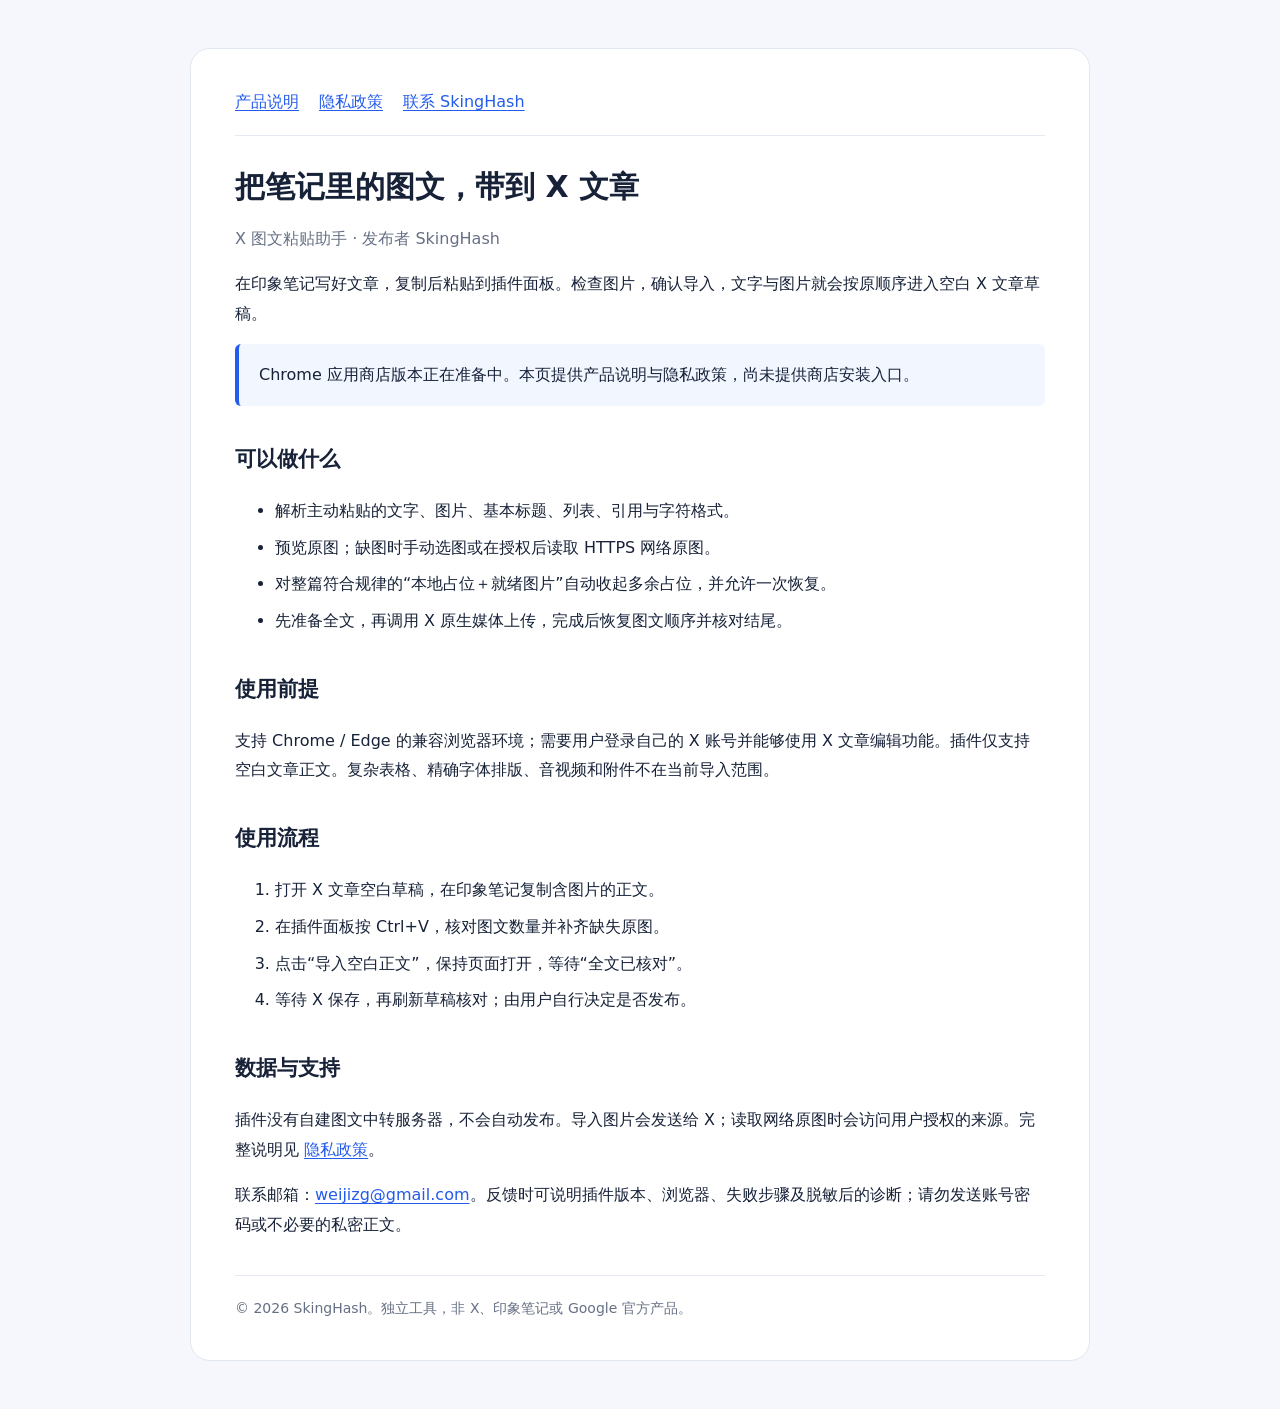
<file: index.html>
<!doctype html>
<html lang="zh-CN"><head><meta charset="utf-8"><meta name="viewport" content="width=device-width,initial-scale=1"><meta name="description" content="X 图文粘贴助手：从印象笔记复制图文，检查原图后按顺序导入 X 文章草稿。"><title>X 图文粘贴助手 · SkingHash</title><link rel="stylesheet" href="site.css"></head><body><main>
<nav><a href="./" aria-current="page">产品说明</a><a href="privacy.html">隐私政策</a><a href="mailto:weijizg@gmail.com">联系 SkingHash</a></nav>
<h1>把笔记里的图文，带到 X 文章</h1><p class="muted">X 图文粘贴助手 · 发布者 SkingHash</p>
<p>在印象笔记写好文章，复制后粘贴到插件面板。检查图片，确认导入，文字与图片就会按原顺序进入空白 X 文章草稿。</p>
<div class="note">Chrome 应用商店版本正在准备中。本页提供产品说明与隐私政策，尚未提供商店安装入口。</div>
<h2>可以做什么</h2><ul><li>解析主动粘贴的文字、图片、基本标题、列表、引用与字符格式。</li><li>预览原图；缺图时手动选图或在授权后读取 HTTPS 网络原图。</li><li>对整篇符合规律的“本地占位＋就绪图片”自动收起多余占位，并允许一次恢复。</li><li>先准备全文，再调用 X 原生媒体上传，完成后恢复图文顺序并核对结尾。</li></ul>
<h2>使用前提</h2><p>支持 Chrome / Edge 的兼容浏览器环境；需要用户登录自己的 X 账号并能够使用 X 文章编辑功能。插件仅支持空白文章正文。复杂表格、精确字体排版、音视频和附件不在当前导入范围。</p>
<h2>使用流程</h2><ol><li>打开 X 文章空白草稿，在印象笔记复制含图片的正文。</li><li>在插件面板按 Ctrl+V，核对图文数量并补齐缺失原图。</li><li>点击“导入空白正文”，保持页面打开，等待“全文已核对”。</li><li>等待 X 保存，再刷新草稿核对；由用户自行决定是否发布。</li></ol>
<h2>数据与支持</h2><p>插件没有自建图文中转服务器，不会自动发布。导入图片会发送给 X；读取网络原图时会访问用户授权的来源。完整说明见 <a href="privacy.html">隐私政策</a>。</p><p>联系邮箱：<a href="mailto:weijizg@gmail.com">weijizg@gmail.com</a>。反馈时可说明插件版本、浏览器、失败步骤及脱敏后的诊断；请勿发送账号密码或不必要的私密正文。</p>
<footer>© 2026 SkingHash。独立工具，非 X、印象笔记或 Google 官方产品。</footer>
</main></body></html>
</file>
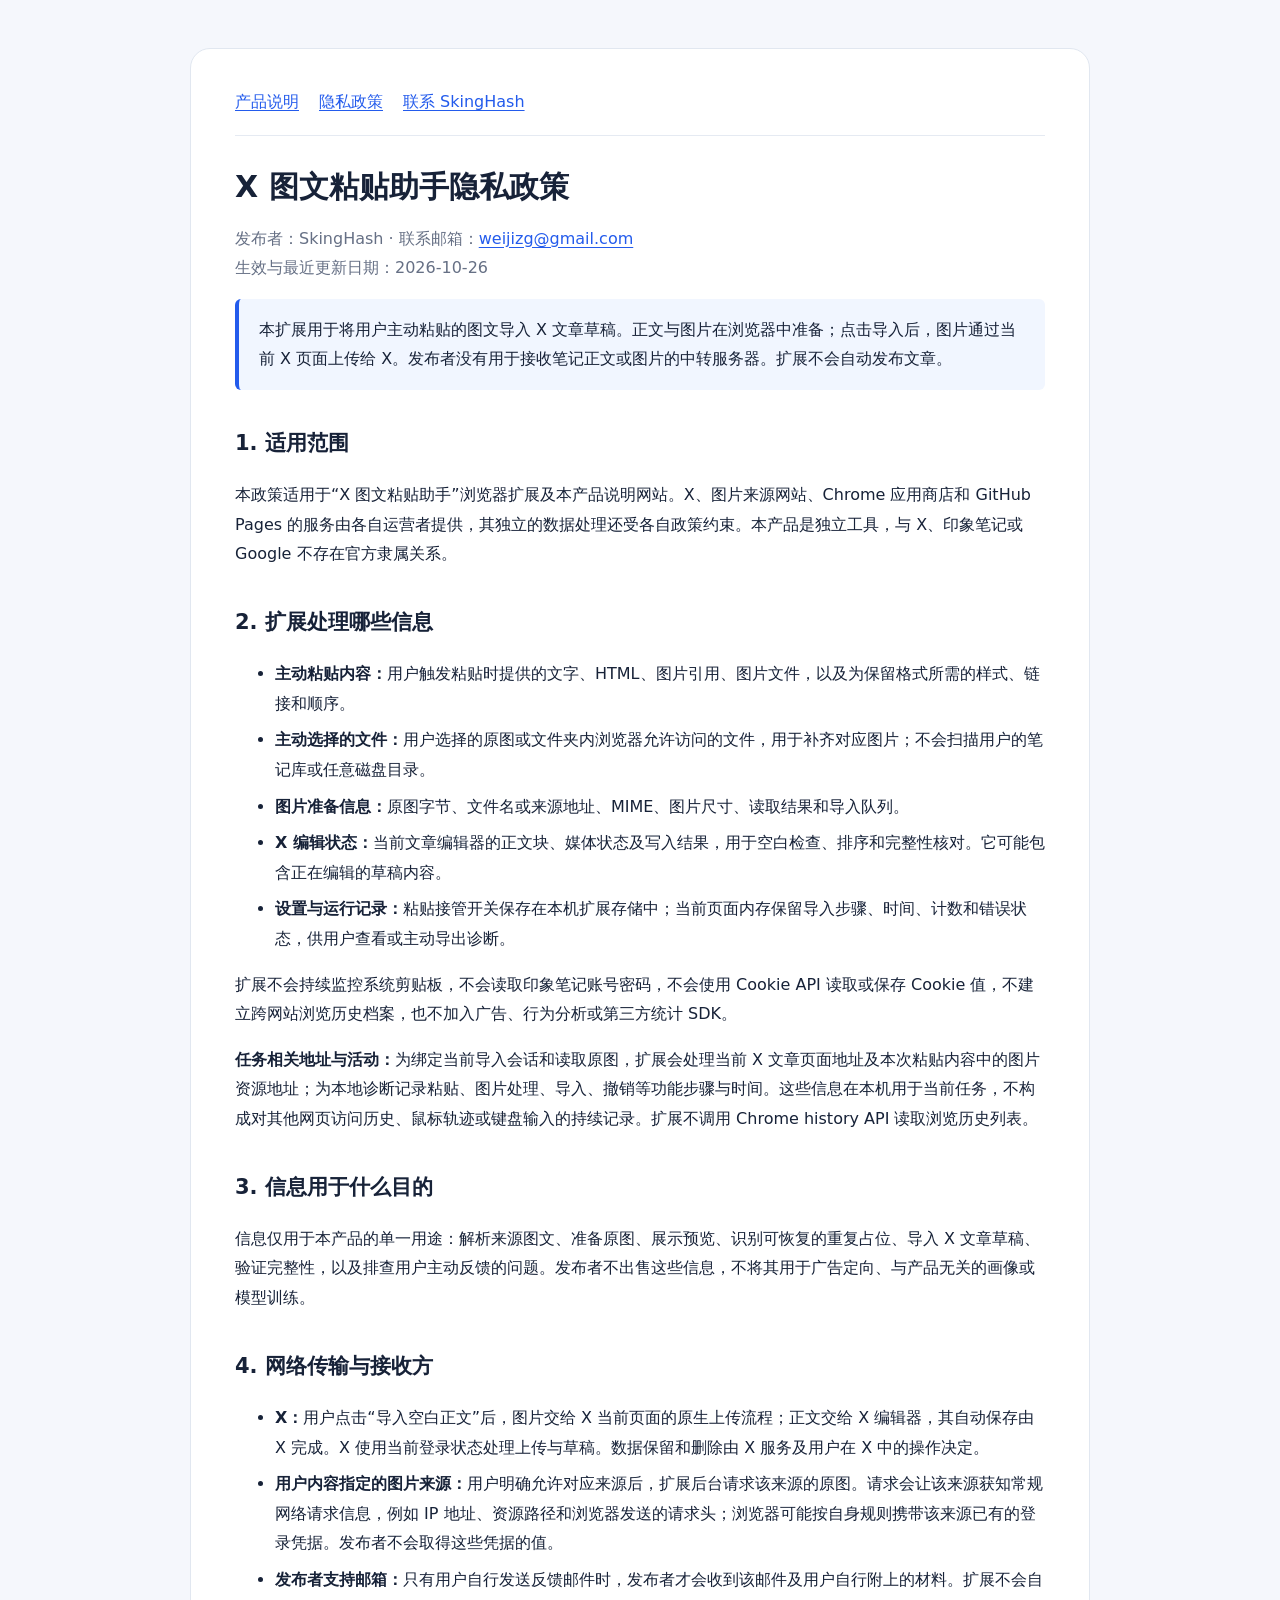
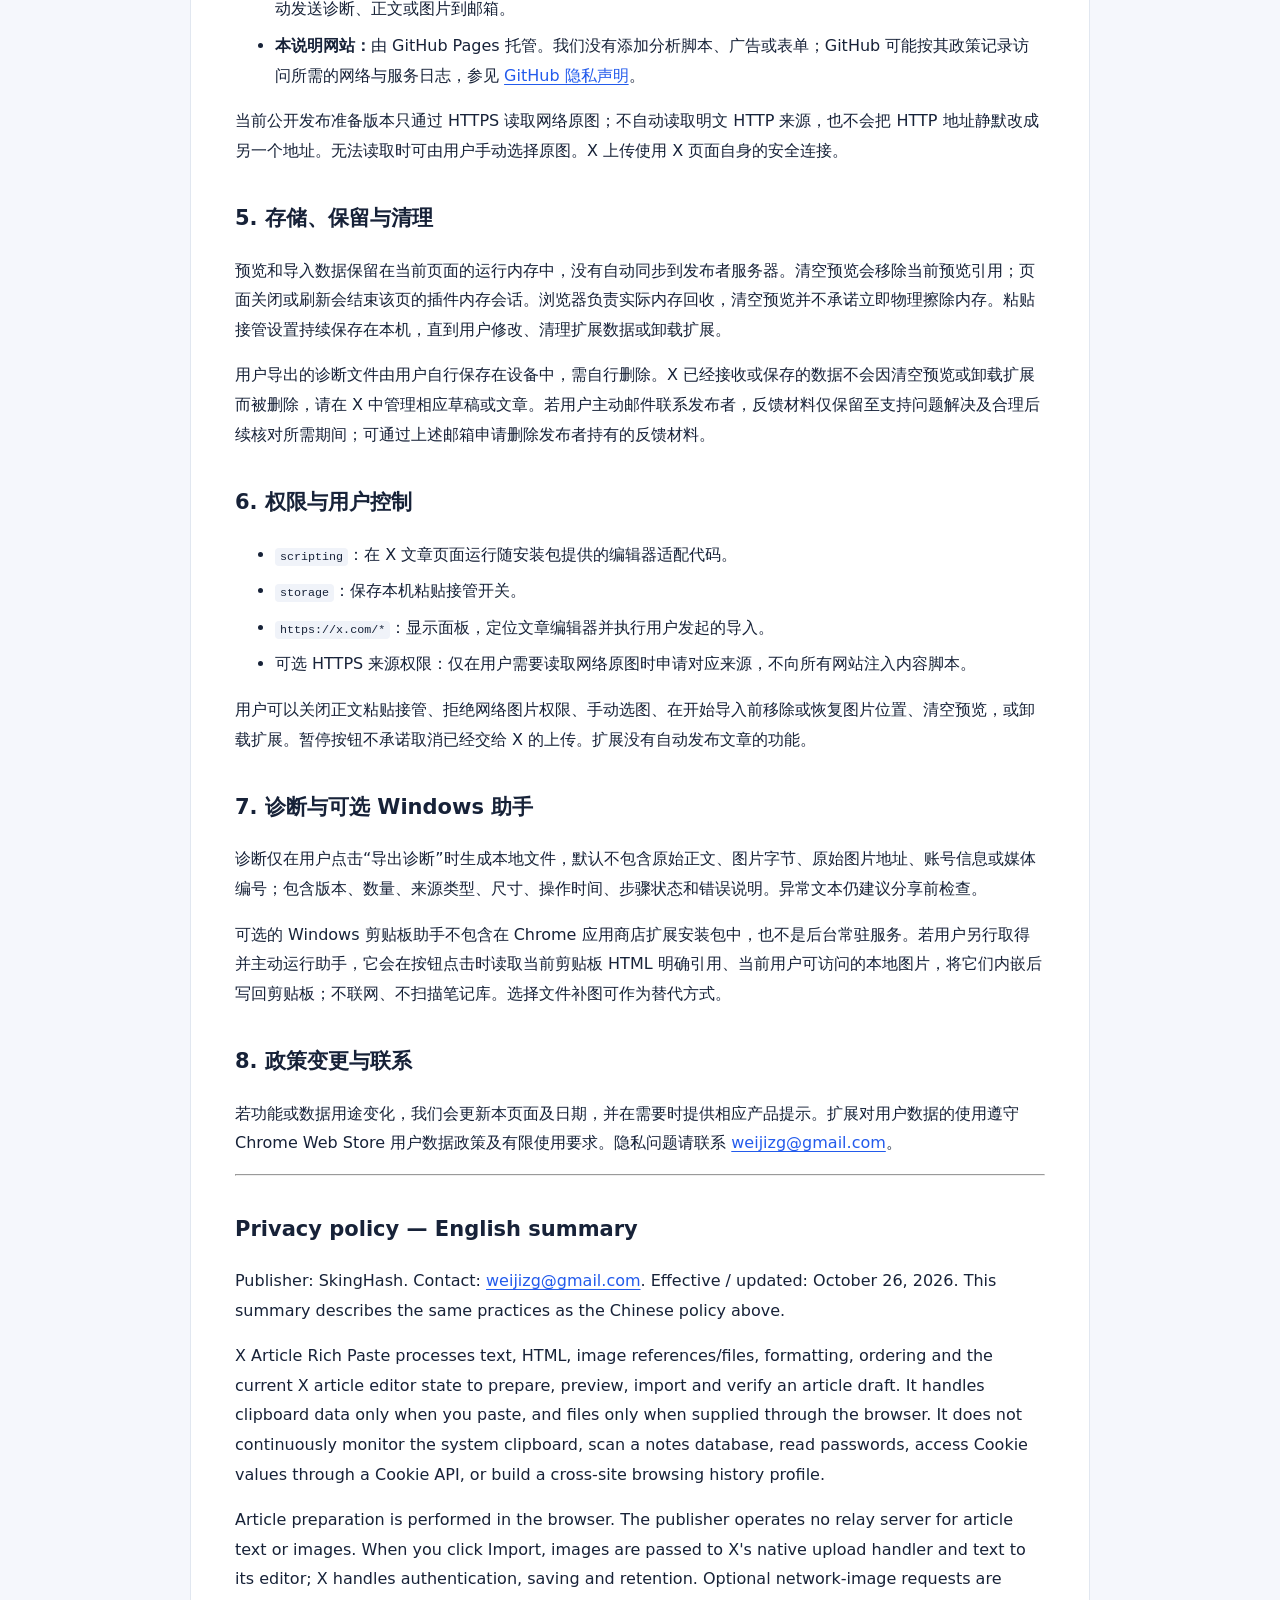
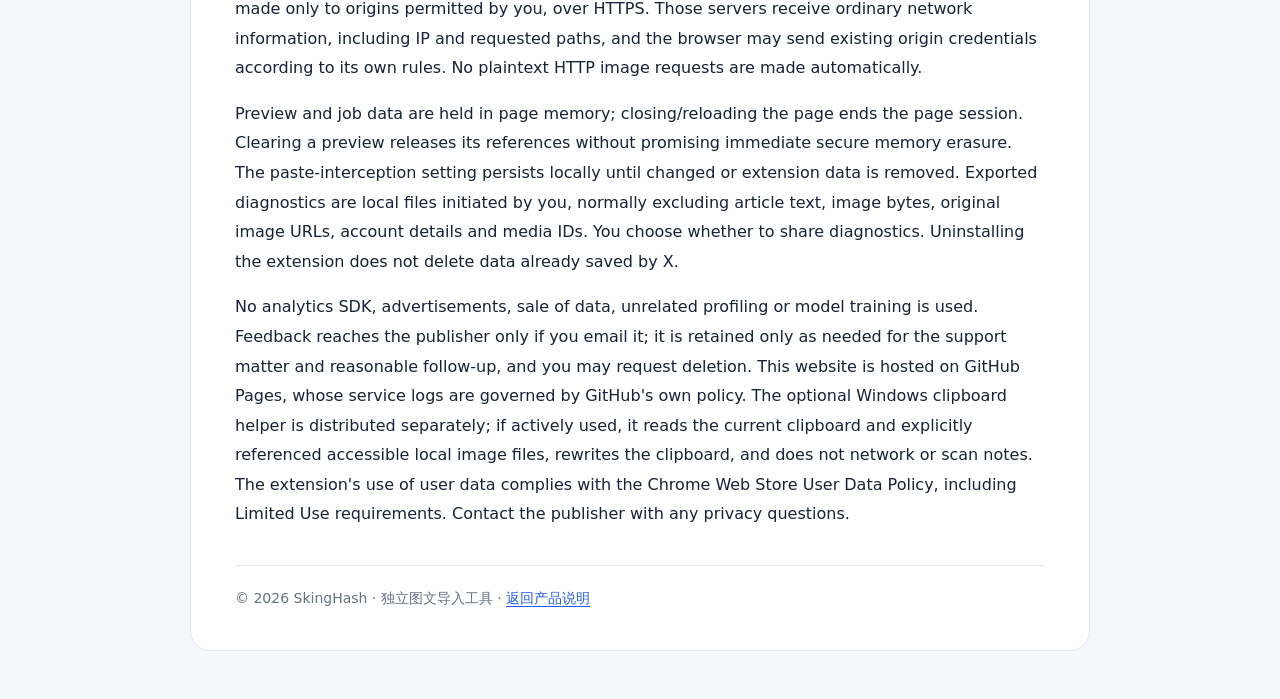
<file: privacy.html>
<!doctype html>
<html lang="zh-CN"><head><meta charset="utf-8"><meta name="viewport" content="width=device-width,initial-scale=1"><meta name="description" content="X 图文粘贴助手隐私政策：主动粘贴内容的处理、原图读取、向 X 上传及用户控制。"><title>隐私政策 · X 图文粘贴助手</title><link rel="stylesheet" href="site.css"></head><body><main>
<nav><a href="./">产品说明</a><a href="privacy.html" aria-current="page">隐私政策</a><a href="mailto:weijizg@gmail.com">联系 SkingHash</a></nav>
<h1>X 图文粘贴助手隐私政策</h1>
<p class="muted">发布者：SkingHash · 联系邮箱：<a href="mailto:weijizg@gmail.com">weijizg@gmail.com</a><br>生效与最近更新日期：2026-10-26</p>
<p class="note">本扩展用于将用户主动粘贴的图文导入 X 文章草稿。正文与图片在浏览器中准备；点击导入后，图片通过当前 X 页面上传给 X。发布者没有用于接收笔记正文或图片的中转服务器。扩展不会自动发布文章。</p>
<h2>1. 适用范围</h2><p>本政策适用于“X 图文粘贴助手”浏览器扩展及本产品说明网站。X、图片来源网站、Chrome 应用商店和 GitHub Pages 的服务由各自运营者提供，其独立的数据处理还受各自政策约束。本产品是独立工具，与 X、印象笔记或 Google 不存在官方隶属关系。</p>
<h2>2. 扩展处理哪些信息</h2>
<ul><li><strong>主动粘贴内容：</strong>用户触发粘贴时提供的文字、HTML、图片引用、图片文件，以及为保留格式所需的样式、链接和顺序。</li><li><strong>主动选择的文件：</strong>用户选择的原图或文件夹内浏览器允许访问的文件，用于补齐对应图片；不会扫描用户的笔记库或任意磁盘目录。</li><li><strong>图片准备信息：</strong>原图字节、文件名或来源地址、MIME、图片尺寸、读取结果和导入队列。</li><li><strong>X 编辑状态：</strong>当前文章编辑器的正文块、媒体状态及写入结果，用于空白检查、排序和完整性核对。它可能包含正在编辑的草稿内容。</li><li><strong>设置与运行记录：</strong>粘贴接管开关保存在本机扩展存储中；当前页面内存保留导入步骤、时间、计数和错误状态，供用户查看或主动导出诊断。</li></ul>
<p>扩展不会持续监控系统剪贴板，不会读取印象笔记账号密码，不会使用 Cookie API 读取或保存 Cookie 值，不建立跨网站浏览历史档案，也不加入广告、行为分析或第三方统计 SDK。</p>
<p><strong>任务相关地址与活动：</strong>为绑定当前导入会话和读取原图，扩展会处理当前 X 文章页面地址及本次粘贴内容中的图片资源地址；为本地诊断记录粘贴、图片处理、导入、撤销等功能步骤与时间。这些信息在本机用于当前任务，不构成对其他网页访问历史、鼠标轨迹或键盘输入的持续记录。扩展不调用 Chrome history API 读取浏览历史列表。</p>
<h2>3. 信息用于什么目的</h2><p>信息仅用于本产品的单一用途：解析来源图文、准备原图、展示预览、识别可恢复的重复占位、导入 X 文章草稿、验证完整性，以及排查用户主动反馈的问题。发布者不出售这些信息，不将其用于广告定向、与产品无关的画像或模型训练。</p>
<h2>4. 网络传输与接收方</h2>
<ul><li><strong>X：</strong>用户点击“导入空白正文”后，图片交给 X 当前页面的原生上传流程；正文交给 X 编辑器，其自动保存由 X 完成。X 使用当前登录状态处理上传与草稿。数据保留和删除由 X 服务及用户在 X 中的操作决定。</li><li><strong>用户内容指定的图片来源：</strong>用户明确允许对应来源后，扩展后台请求该来源的原图。请求会让该来源获知常规网络请求信息，例如 IP 地址、资源路径和浏览器发送的请求头；浏览器可能按自身规则携带该来源已有的登录凭据。发布者不会取得这些凭据的值。</li><li><strong>发布者支持邮箱：</strong>只有用户自行发送反馈邮件时，发布者才会收到该邮件及用户自行附上的材料。扩展不会自动发送诊断、正文或图片到邮箱。</li><li><strong>本说明网站：</strong>由 GitHub Pages 托管。我们没有添加分析脚本、广告或表单；GitHub 可能按其政策记录访问所需的网络与服务日志，参见 <a href="https://docs.github.com/en/site-policy/privacy-policies/github-general-privacy-statement">GitHub 隐私声明</a>。</li></ul>
<p>当前公开发布准备版本只通过 HTTPS 读取网络原图；不自动读取明文 HTTP 来源，也不会把 HTTP 地址静默改成另一个地址。无法读取时可由用户手动选择原图。X 上传使用 X 页面自身的安全连接。</p>
<h2>5. 存储、保留与清理</h2><p>预览和导入数据保留在当前页面的运行内存中，没有自动同步到发布者服务器。清空预览会移除当前预览引用；页面关闭或刷新会结束该页的插件内存会话。浏览器负责实际内存回收，清空预览并不承诺立即物理擦除内存。粘贴接管设置持续保存在本机，直到用户修改、清理扩展数据或卸载扩展。</p><p>用户导出的诊断文件由用户自行保存在设备中，需自行删除。X 已经接收或保存的数据不会因清空预览或卸载扩展而被删除，请在 X 中管理相应草稿或文章。若用户主动邮件联系发布者，反馈材料仅保留至支持问题解决及合理后续核对所需期间；可通过上述邮箱申请删除发布者持有的反馈材料。</p>
<h2>6. 权限与用户控制</h2><ul><li><code>scripting</code>：在 X 文章页面运行随安装包提供的编辑器适配代码。</li><li><code>storage</code>：保存本机粘贴接管开关。</li><li><code>https://x.com/*</code>：显示面板，定位文章编辑器并执行用户发起的导入。</li><li>可选 HTTPS 来源权限：仅在用户需要读取网络原图时申请对应来源，不向所有网站注入内容脚本。</li></ul><p>用户可以关闭正文粘贴接管、拒绝网络图片权限、手动选图、在开始导入前移除或恢复图片位置、清空预览，或卸载扩展。暂停按钮不承诺取消已经交给 X 的上传。扩展没有自动发布文章的功能。</p>
<h2>7. 诊断与可选 Windows 助手</h2><p>诊断仅在用户点击“导出诊断”时生成本地文件，默认不包含原始正文、图片字节、原始图片地址、账号信息或媒体编号；包含版本、数量、来源类型、尺寸、操作时间、步骤状态和错误说明。异常文本仍建议分享前检查。</p><p>可选的 Windows 剪贴板助手不包含在 Chrome 应用商店扩展安装包中，也不是后台常驻服务。若用户另行取得并主动运行助手，它会在按钮点击时读取当前剪贴板 HTML 明确引用、当前用户可访问的本地图片，将它们内嵌后写回剪贴板；不联网、不扫描笔记库。选择文件补图可作为替代方式。</p>
<h2>8. 政策变更与联系</h2><p>若功能或数据用途变化，我们会更新本页面及日期，并在需要时提供相应产品提示。扩展对用户数据的使用遵守 Chrome Web Store 用户数据政策及有限使用要求。隐私问题请联系 <a href="mailto:weijizg@gmail.com">weijizg@gmail.com</a>。</p>
<hr><section lang="en"><h2>Privacy policy — English summary</h2><p>Publisher: SkingHash. Contact: <a href="mailto:weijizg@gmail.com">weijizg@gmail.com</a>. Effective / updated: October 26, 2026. This summary describes the same practices as the Chinese policy above.</p><p>X Article Rich Paste processes text, HTML, image references/files, formatting, ordering and the current X article editor state to prepare, preview, import and verify an article draft. It handles clipboard data only when you paste, and files only when supplied through the browser. It does not continuously monitor the system clipboard, scan a notes database, read passwords, access Cookie values through a Cookie API, or build a cross-site browsing history profile.</p><p>Article preparation is performed in the browser. The publisher operates no relay server for article text or images. When you click Import, images are passed to X's native upload handler and text to its editor; X handles authentication, saving and retention. Optional network-image requests are made only to origins permitted by you, over HTTPS. Those servers receive ordinary network information, including IP and requested paths, and the browser may send existing origin credentials according to its own rules. No plaintext HTTP image requests are made automatically.</p><p>Preview and job data are held in page memory; closing/reloading the page ends the page session. Clearing a preview releases its references without promising immediate secure memory erasure. The paste-interception setting persists locally until changed or extension data is removed. Exported diagnostics are local files initiated by you, normally excluding article text, image bytes, original image URLs, account details and media IDs. You choose whether to share diagnostics. Uninstalling the extension does not delete data already saved by X.</p><p>No analytics SDK, advertisements, sale of data, unrelated profiling or model training is used. Feedback reaches the publisher only if you email it; it is retained only as needed for the support matter and reasonable follow-up, and you may request deletion. This website is hosted on GitHub Pages, whose service logs are governed by GitHub's own policy. The optional Windows clipboard helper is distributed separately; if actively used, it reads the current clipboard and explicitly referenced accessible local image files, rewrites the clipboard, and does not network or scan notes. The extension's use of user data complies with the Chrome Web Store User Data Policy, including Limited Use requirements. Contact the publisher with any privacy questions.</p></section>
<footer>© 2026 SkingHash · 独立图文导入工具 · <a href="./">返回产品说明</a></footer>
</main></body></html>
</file>
<file: site.css>
:root{font-family:system-ui,-apple-system,"Segoe UI","Microsoft YaHei",sans-serif;color:#172238;background:#f5f7fc;line-height:1.85}*{box-sizing:border-box}body{margin:0}main{max-width:900px;margin:48px auto;padding:38px 44px;background:white;border:1px solid #e1e7f0;border-radius:20px}a{color:#235bec;text-underline-offset:3px}nav{display:flex;gap:20px;flex-wrap:wrap;border-bottom:1px solid #e5eaf2;padding-bottom:18px;margin-bottom:30px}h1{font-size:30px;line-height:1.4;margin:12px 0}h2{font-size:21px;margin-top:34px}h3{font-size:17px}.muted{color:#667085}.note{padding:16px 20px;border-left:4px solid #235bec;background:#f1f6ff;border-radius:6px}li{margin:7px 0}footer{margin-top:36px;border-top:1px solid #e5eaf2;padding-top:20px;color:#667085;font-size:14px}table{border-collapse:collapse;width:100%;font-size:14px}td,th{border:1px solid #dce3ed;padding:10px;text-align:left;vertical-align:top}code{font-size:.9em;background:#f0f3f9;padding:2px 5px;border-radius:4px}@media(max-width:640px){main{margin:14px;padding:24px 20px}h1{font-size:25px}}
</file>
